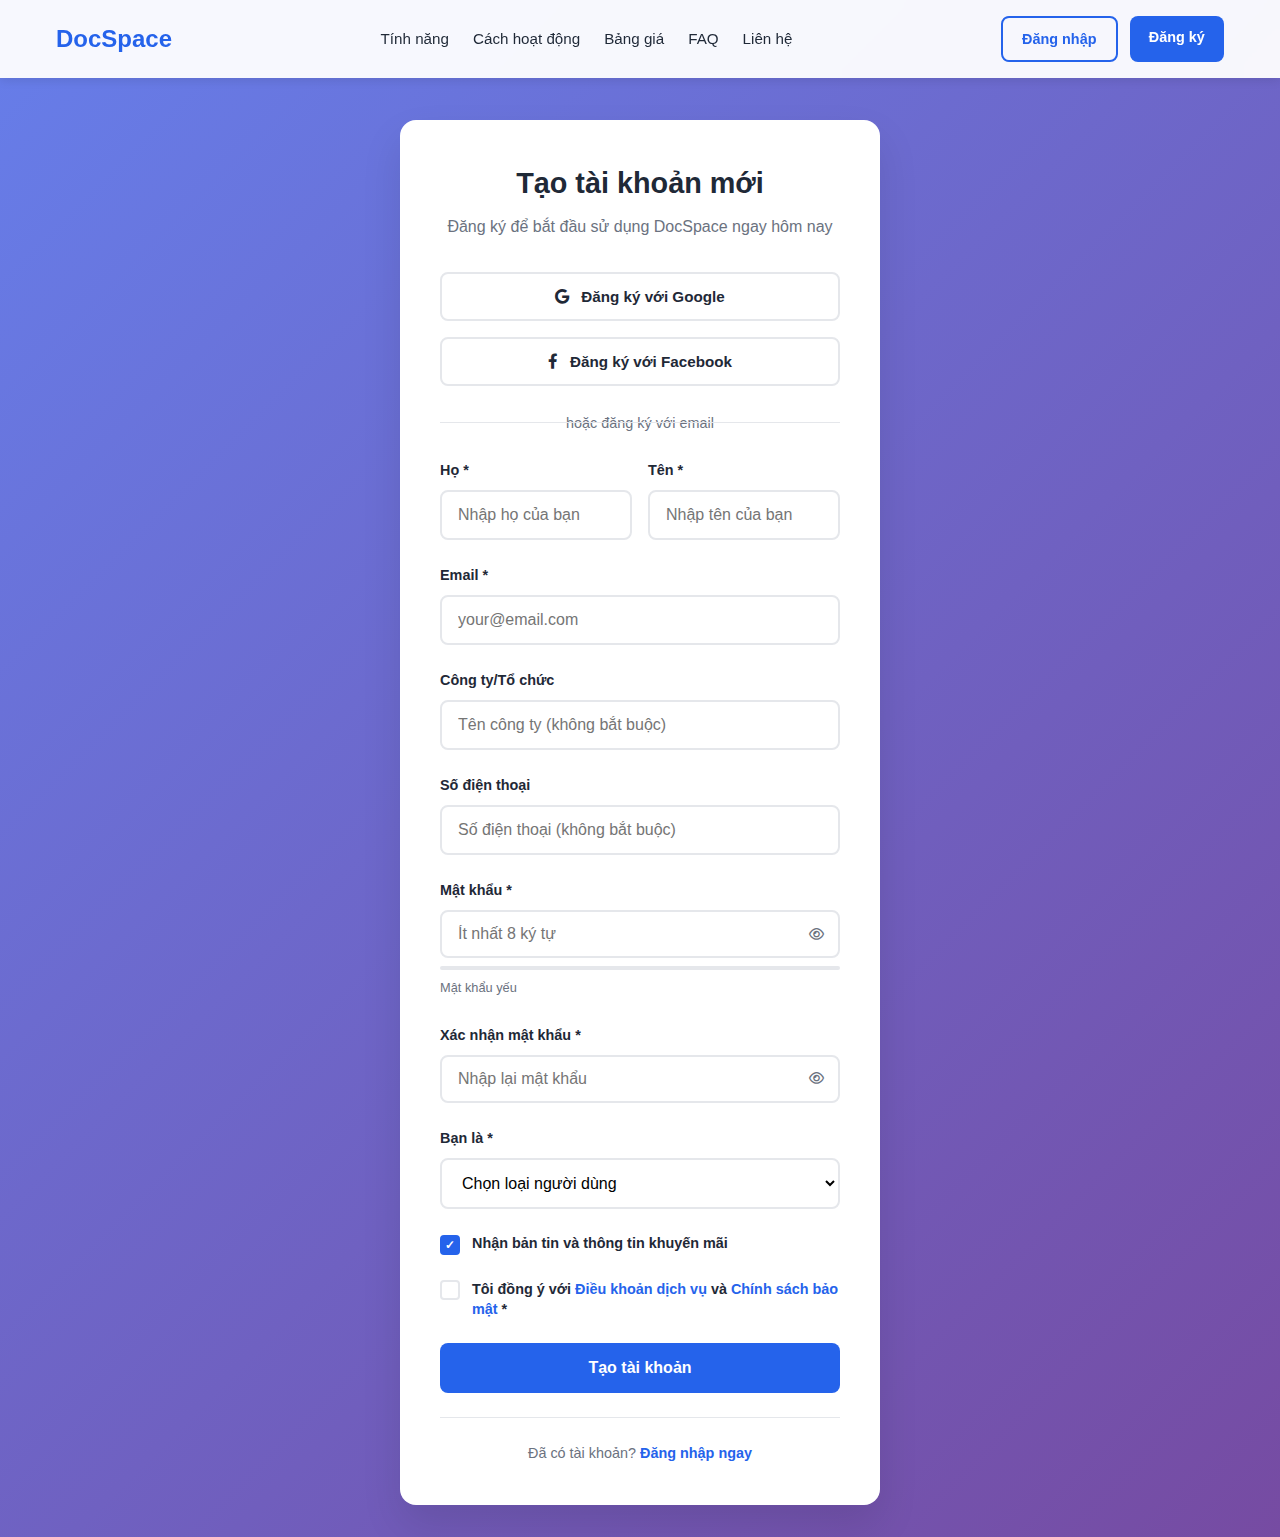
<file: index.html>
<!DOCTYPE html>
<html lang="vi">
<head>
    <meta charset="UTF-8">
    <meta name="viewport" content="width=device-width, initial-scale=1.0">
    <title>Đăng ký - DocSpace</title>
    <link rel="stylesheet" href="css/style.css">
    <link rel="stylesheet" href="https://cdnjs.cloudflare.com/ajax/libs/font-awesome/6.0.0/css/all.min.css">
</head>
<body>
    <!-- Header GIỐNG HỆT trang chủ -->
    <header>
        <nav>
            <a href="https://nokorakurenai.github.io/docspace-trangchu" class="logo">DocSpace</a>
            <div class="menu-toggle" id="mobile-menu">
                <span></span>
                <span></span>
                <span></span>
            </div>

            <ul class="nav-links" id="nav-links">
                <li><a href="index.html#features">Tính năng</a></li>
                <li><a href="index.html#how-it-works">Cách hoạt động</a></li>
                <li><a href="index.html#pricing">Bảng giá</a></li>
                <li><a href="index.html#faq">FAQ</a></li>
                <li><a href="index.html#contact">Liên hệ</a></li>
                
                <!-- Mobile Auth Buttons -->
                <div class="mobile-auth">
                    <a href="https://nokorakurenai.github.io/docspace-dangnhap" class="btn btn-login">Đăng nhập</a>
                    <a href="https://nokorakurenai.github.io/docspace-dangky" class="btn btn-signup">Đăng ký</a>
                </div>
            </ul>

            <!-- Desktop Auth Buttons -->
            <div class="auth-buttons desktop-auth">
                <a href="https://nokorakurenai.github.io/docspace-dangnhap" class="btn btn-login">Đăng nhập</a>
                <a href="https://nokorakurenai.github.io/docspace-dangky" class="btn btn-signup">Đăng ký</a>
            </div>
        </nav>
    </header>

    <!-- Signup Section -->
    <section class="signup-section">
        <div class="signup-container">
            <div class="signup-card">
                <div class="signup-header">
                    <h1>Tạo tài khoản mới</h1>
                    <p>Đăng ký để bắt đầu sử dụng DocSpace ngay hôm nay</p>
                </div>

                <!-- Social Login Buttons -->
                <div class="social-auth">
                    <button class="btn-social btn-google">
                        <i class="fab fa-google"></i>
                        Đăng ký với Google
                    </button>
                    <button class="btn-social btn-facebook">
                        <i class="fab fa-facebook-f"></i>
                        Đăng ký với Facebook
                    </button>
                </div>

                <div class="auth-divider">
                    <span>hoặc đăng ký với email</span>
                </div>

                <!-- Signup Form -->
                <form class="signup-form" id="signupForm">
                    <div class="form-row">
                        <div class="form-group">
                            <label for="firstName">Họ *</label>
                            <input type="text" id="firstName" name="firstName" required placeholder="Nhập họ của bạn">
                        </div>
                        <div class="form-group">
                            <label for="lastName">Tên *</label>
                            <input type="text" id="lastName" name="lastName" required placeholder="Nhập tên của bạn">
                        </div>
                    </div>

                    <div class="form-group">
                        <label for="email">Email *</label>
                        <input type="email" id="email" name="email" required placeholder="your@email.com">
                    </div>

                    <div class="form-group">
                        <label for="company">Công ty/Tổ chức</label>
                        <input type="text" id="company" name="company" placeholder="Tên công ty (không bắt buộc)">
                    </div>

                    <div class="form-group">
                        <label for="phone">Số điện thoại</label>
                        <input type="tel" id="phone" name="phone" placeholder="Số điện thoại (không bắt buộc)">
                    </div>

                    <!-- Mật khẩu -->
<div class="form-group">
    <label for="password">Mật khẩu *</label>
    <div class="password-input-wrapper">
        <input type="password" id="password" name="password" required placeholder="Ít nhất 8 ký tự">
        <button type="button" class="toggle-password" id="togglePassword">
            <i class="far fa-eye"></i>
        </button>
    </div>
    <div class="password-strength">
        <div class="strength-bar">
            <div class="strength-fill" id="strengthFill"></div>
        </div>
        <span class="strength-text" id="strengthText">Mật khẩu yếu</span>
    </div>
    <div class="error-message" id="passwordError"></div>
</div>

<!-- Xác nhận mật khẩu -->
<div class="form-group">
    <label for="confirmPassword">Xác nhận mật khẩu *</label>
    <div class="password-input-wrapper">
        <input type="password" id="confirmPassword" name="confirmPassword" required placeholder="Nhập lại mật khẩu">
        <button type="button" class="toggle-password" id="toggleConfirmPassword">
            <i class="far fa-eye"></i>
        </button>
    </div>
    <div class="error-message" id="confirmPasswordError"></div>
</div>

                    <div class="form-group">
                        <label for="userType">Bạn là *</label>
                        <select id="userType" name="userType" required>
                            <option value="">Chọn loại người dùng</option>
                            <option value="individual">Cá nhân</option>
                            <option value="freelancer">Freelancer</option>
                            <option value="small-business">Doanh nghiệp nhỏ</option>
                            <option value="enterprise">Doanh nghiệp</option>
                            <option value="education">Giáo dục</option>
                        </select>
                    </div>

                    <div class="form-group checkbox-group">
    <label class="checkbox-container">
        <input type="checkbox" id="newsletter" name="newsletter" checked>
        <span class="checkmark"></span>
        <span class="checkbox-text">Nhận bản tin và thông tin khuyến mãi</span>
    </label>
</div>

<div class="form-group checkbox-group">
    <label class="checkbox-container">
        <input type="checkbox" id="terms" name="terms" required>
        <span class="checkmark"></span>
        <span class="checkbox-text">
            Tôi đồng ý với <a href="#" class="text-link">Điều khoản dịch vụ</a> và 
            <a href="#" class="text-link">Chính sách bảo mật</a> *
        </span>
    </label>
</div>

                    <button type="submit" class="btn btn-primary btn-signup-submit" id="submitBtn">
                        <span class="btn-text">Tạo tài khoản</span>
                        <div class="btn-loading" style="display: none;">
                            <i class="fas fa-spinner fa-spin"></i>
                        </div>
                    </button>
                </form>

                <div class="signup-footer">
                    <p>Đã có tài khoản? <a href="https://nokorakurenai.github.io/docspace-dangnhap" class="text-link">Đăng nhập ngay</a></p>
                </div>
            </div>
        </div>
    </section>

    <script src="js/signup.js"></script>
</body>

</html>
</file>
<file: css/style.css>
/* ===== RESET & BASE STYLES ===== */
* {
    margin: 0;
    padding: 0;
    box-sizing: border-box;
    font-family: 'Segoe UI', Tahoma, Geneva, Verdana, sans-serif;
}

:root {
    --primary: #2563eb;
    --primary-dark: #1d4ed8;
    --secondary: #f59e0b;
    --dark: #1f2937;
    --light: #f8fafc;
    --gray: #6b7280;
    --gray-light: #e5e7eb;
    --success: #10b981;
    --error: #dc2626;
}

html {
    scroll-behavior: smooth;
    overflow-x: hidden;
    width: 100%;
}

body {
    background-color: var(--light);
    color: var(--dark);
    line-height: 1.6;
    overflow-x: hidden;
    width: 100%;
    max-width: 100vw;
    position: relative;
}

/* ===== HEADER & NAVIGATION ===== */
header {
    position: fixed;
    top: 0;
    width: 100%;
    background: rgba(255, 255, 255, 0.95);
    backdrop-filter: blur(10px);
    z-index: 1000;
    padding: 1rem 0;
    box-shadow: 0 2px 10px rgba(0,0,0,0.1);
    transition: all 0.3s ease;
    left: 0;
    right: 0;
}

nav {
    max-width: 1200px;
    margin: 0 auto;
    display: flex;
    justify-content: space-between;
    align-items: center;
    padding: 0 1rem;
    width: 100%;
}

.logo {
    font-size: 1.5rem;
    font-weight: bold;
    color: var(--primary);
    text-decoration: none;
    z-index: 1;
}

.nav-links {
    display: flex;
    gap: 1.5rem;
    list-style: none;
    align-items: center;
}

.nav-links a {
    text-decoration: none;
    color: var(--dark);
    font-weight: 500;
    transition: color 0.3s;
    font-size: 0.95rem;
}

.nav-links a:hover {
    color: var(--primary);
}

.auth-buttons {
    display: flex;
    gap: 0.75rem;
}

.btn {
    padding: 0.6rem 1.2rem;
    border-radius: 8px;
    text-decoration: none;
    font-weight: 600;
    transition: all 0.3s;
    border: none;
    cursor: pointer;
    font-size: 0.9rem;
    white-space: nowrap;
}

.btn-login {
    background: transparent;
    color: var(--primary);
    border: 2px solid var(--primary);
}

.btn-signup {
    background: var(--primary);
    color: white;
}

.btn:hover {
    transform: translateY(-2px);
    box-shadow: 0 4px 12px rgba(0,0,0,0.15);
}

/* Desktop Auth Buttons */
.desktop-auth {
    display: flex;
}

/* Mobile Menu */
.menu-toggle {
    display: none;
    flex-direction: column;
    cursor: pointer;
    z-index: 1001;
    padding: 0.5rem;
}

.menu-toggle span {
    width: 25px;
    height: 3px;
    background: var(--dark);
    margin: 3px 0;
    transition: 0.3s;
    border-radius: 2px;
}

.menu-toggle.active span:nth-child(1) {
    transform: rotate(-45deg) translate(-5px, 6px);
}

.menu-toggle.active span:nth-child(2) {
    opacity: 0;
}

.menu-toggle.active span:nth-child(3) {
    transform: rotate(45deg) translate(-5px, -6px);
}

/* Mobile Auth Buttons */
.mobile-auth {
    display: none;
    flex-direction: column;
    gap: 0.75rem;
    width: 100%;
    max-width: 200px;
    margin-top: 1rem;
}

.mobile-auth .btn {
    width: 100%;
    text-align: center;
    justify-content: center;
}

/* ===== SIGNUP PAGE STYLES ===== */
.signup-section {
    padding: 120px 1rem 2rem;
    min-height: 100vh;
    display: flex;
    align-items: center;
    justify-content: center;
    background: linear-gradient(135deg, #667eea 0%, #764ba2 100%);
}

.signup-container {
    max-width: 480px;
    width: 100%;
    margin: 0 auto;
}

.signup-card {
    background: white;
    padding: 2.5rem;
    border-radius: 16px;
    box-shadow: 0 20px 40px rgba(0,0,0,0.1);
    width: 100%;
}

.signup-header {
    text-align: center;
    margin-bottom: 2rem;
}

.signup-header h1 {
    font-size: 1.8rem;
    color: var(--dark);
    margin-bottom: 0.5rem;
}

.signup-header p {
    color: var(--gray);
    font-size: 1rem;
}

/* Social Auth Buttons */
.social-auth {
    display: flex;
    flex-direction: column;
    gap: 1rem;
    margin-bottom: 1.5rem;
}

.btn-social {
    display: flex;
    align-items: center;
    justify-content: center;
    gap: 0.75rem;
    padding: 0.875rem 1.5rem;
    border: 2px solid var(--gray-light);
    border-radius: 8px;
    background: white;
    color: var(--dark);
    font-weight: 600;
    cursor: pointer;
    transition: all 0.3s;
    font-size: 0.95rem;
}

.btn-social:hover {
    border-color: var(--primary);
    transform: translateY(-1px);
}

.btn-google:hover {
    border-color: #DB4437;
    color: #DB4437;
}

.btn-facebook:hover {
    border-color: #4267B2;
    color: #4267B2;
}

/* Auth Divider */
.auth-divider {
    text-align: center;
    margin: 1.5rem 0;
    position: relative;
}

.auth-divider::before {
    content: '';
    position: absolute;
    top: 50%;
    left: 0;
    right: 0;
    height: 1px;
    background: var(--gray-light);
}

.auth-divider span {
    background: white;
    padding: 0 1rem;
    color: var(--gray);
    font-size: 0.9rem;
}

/* Signup Form */
.signup-form {
    margin-bottom: 1.5rem;
}

.form-row {
    display: grid;
    grid-template-columns: 1fr 1fr;
    gap: 1rem;
}

.form-group {
    margin-bottom: 1.5rem;
    position: relative;
}

.form-group label {
    display: flex;
    margin-bottom: 0.5rem;
    font-weight: 600;
    color: var(--dark);
    font-size: 0.9rem;
}

.form-group input,
.form-group select {
    width: 100%;
    padding: 0.875rem 1rem;
    border: 2px solid var(--gray-light);
    border-radius: 8px;
    font-size: 1rem;
    transition: all 0.3s;
    background: white;
}

.form-group input:focus,
.form-group select:focus {
    outline: none;
    border-color: var(--primary);
    box-shadow: 0 0 0 3px rgba(37, 99, 235, 0.1);
}

.form-group input.error,
.form-group select.error {
    border-color: var(--error);
}

/* Password Input - FIXED VERSION */
.password-input-wrapper {
    position: relative;
    display: block;
}

.password-input-wrapper input {
    width: 100%;
    padding: 0.875rem 1rem;
    padding-right: 3rem;
    border: 2px solid var(--gray-light);
    border-radius: 8px;
    font-size: 1rem;
    height: 48px;
    min-height: 48px;
    transition: all 0.3s;
    background: white;
}

.password-input-wrapper input:focus {
    outline: none;
    border-color: var(--primary);
    box-shadow: 0 0 0 3px rgba(37, 99, 235, 0.1);
}

.password-input-wrapper input.error {
    border-color: var(--error);
}

/* FIX: Nút con mắt - sử dụng absolute positioning cố định */
.toggle-password {
    position: absolute;
    right: 12px;
    top: 12px; /* FIX: Sử dụng top cố định thay vì translateY */
    background: none;
    border: none;
    color: var(--gray);
    cursor: pointer;
    padding: 4px;
    width: 24px;
    height: 24px;
    display: flex;
    align-items: center;
    justify-content: center;
    z-index: 10;
    transition: color 0.3s;
}

.toggle-password:hover {
    color: var(--dark);
    background: var(--gray-light);
    border-radius: 4px;
}

/* Password Strength */
.password-strength {
    margin-top: 0.5rem;
}

.strength-bar {
    width: 100%;
    height: 4px;
    background: var(--gray-light);
    border-radius: 2px;
    overflow: hidden;
    margin-bottom: 0.25rem;
}

.strength-fill {
    height: 100%;
    width: 0%;
    background: var(--error);
    transition: all 0.3s;
}

.strength-fill.weak {
    width: 25%;
    background: var(--error);
}

.strength-fill.medium {
    width: 50%;
    background: #f59e0b;
}

.strength-fill.strong {
    width: 75%;
    background: var(--success);
}

.strength-fill.very-strong {
    width: 100%;
    background: #059669;
}

.strength-text {
    font-size: 0.8rem;
    color: var(--gray);
}

/* Checkbox Group */
.checkbox-group {
    margin-bottom: 1.5rem;
}

.checkbox-container {
    display: flex;
    align-items: flex-start;
    cursor: pointer;
    font-size: 0.9rem;
    color: var(--dark);
    line-height: 1.5;
    gap: 12px;
}

.checkbox-container input {
    display: none;
}

.checkmark {
    width: 20px;
    height: 20px;
    border: 2px solid var(--gray-light);
    border-radius: 4px;
    background: white;
    transition: all 0.3s;
    display: flex;
    align-items: center;
    justify-content: center;
    flex-shrink: 0;
    margin-top: 0.1rem;
}

.checkbox-container:hover .checkmark {
    border-color: var(--primary);
}

.checkbox-container input:checked + .checkmark {
    background: var(--primary);
    border-color: var(--primary);
}

.checkbox-container input:checked + .checkmark::before {
    content: "✓";
    color: white;
    font-size: 12px;
    font-weight: bold;
}

.checkbox-text {
    flex: 1;
    line-height: 1.4;
}

.text-link {
    color: var(--primary);
    text-decoration: none;
    font-weight: 600;
    display: inline;
}

.text-link:hover {
    text-decoration: underline;
}

/* Signup Button */
.btn-primary {
    background: var(--primary);
    color: white;
    border: none;
    width: 100%;
    padding: 1rem 1.5rem;
    border-radius: 8px;
    font-size: 1rem;
    font-weight: 600;
    cursor: pointer;
    transition: all 0.3s;
    display: flex;
    align-items: center;
    justify-content: center;
    gap: 0.5rem;
}

.btn-primary:hover:not(:disabled) {
    background: var(--primary-dark);
    transform: translateY(-1px);
}

.btn-primary:disabled {
    opacity: 0.6;
    cursor: not-allowed;
}

.btn-loading {
    display: none;
}

/* Signup Footer */
.signup-footer {
    text-align: center;
    padding-top: 1.5rem;
    border-top: 1px solid var(--gray-light);
}

.signup-footer p {
    color: var(--gray);
    font-size: 0.9rem;
}

/* Error Messages */
.error-message {
    color: var(--error);
    font-size: 0.8rem;
    margin-top: 0.5rem;
    display: none;
}

.error-message.show {
    display: block;
}

/* Success Message */
.success-message {
    background: #d1fae5;
    border: 1px solid var(--success);
    color: #065f46;
    padding: 1rem;
    border-radius: 8px;
    margin-bottom: 1rem;
    display: none;
}

.success-message.show {
    display: block;
}

/* ===== RESPONSIVE DESIGN ===== */
@media (max-width: 768px) {
    /* Navigation */
    .menu-toggle {
        display: flex;
    }

    .nav-links {
        position: fixed;
        top: 0;
        right: -100%;
        width: 80%;
        max-width: 300px;
        height: 100vh;
        background: white;
        flex-direction: column;
        justify-content: flex-start;
        padding-top: 5rem;
        align-items: center;
        transition: right 0.3s ease;
        box-shadow: -5px 0 15px rgba(0,0,0,0.1);
        z-index: 9999;
    }

    .nav-links.active {
        right: 0;
        z-index: 9999;
    }

    .nav-links a {
        font-size: 1.1rem;
        padding: 1rem 0;
        width: 100%;
        text-align: center;
    }

    .desktop-auth {
        display: none;
    }

    .mobile-auth {
        display: flex;
    }

    /* Signup Page */
    .signup-section {
        padding: 100px 1rem 2rem;
    }

    .signup-card {
        padding: 2rem 1.5rem;
    }

    .form-row {
        grid-template-columns: 1fr;
        gap: 0;
    }

    .signup-header h1 {
        font-size: 1.5rem;
    }
}

@media (max-width: 480px) {
    .signup-card {
        padding: 1.5rem 1rem;
    }

    .btn-social {
        padding: 0.75rem 1rem;
        font-size: 0.9rem;
    }
}
</file>
